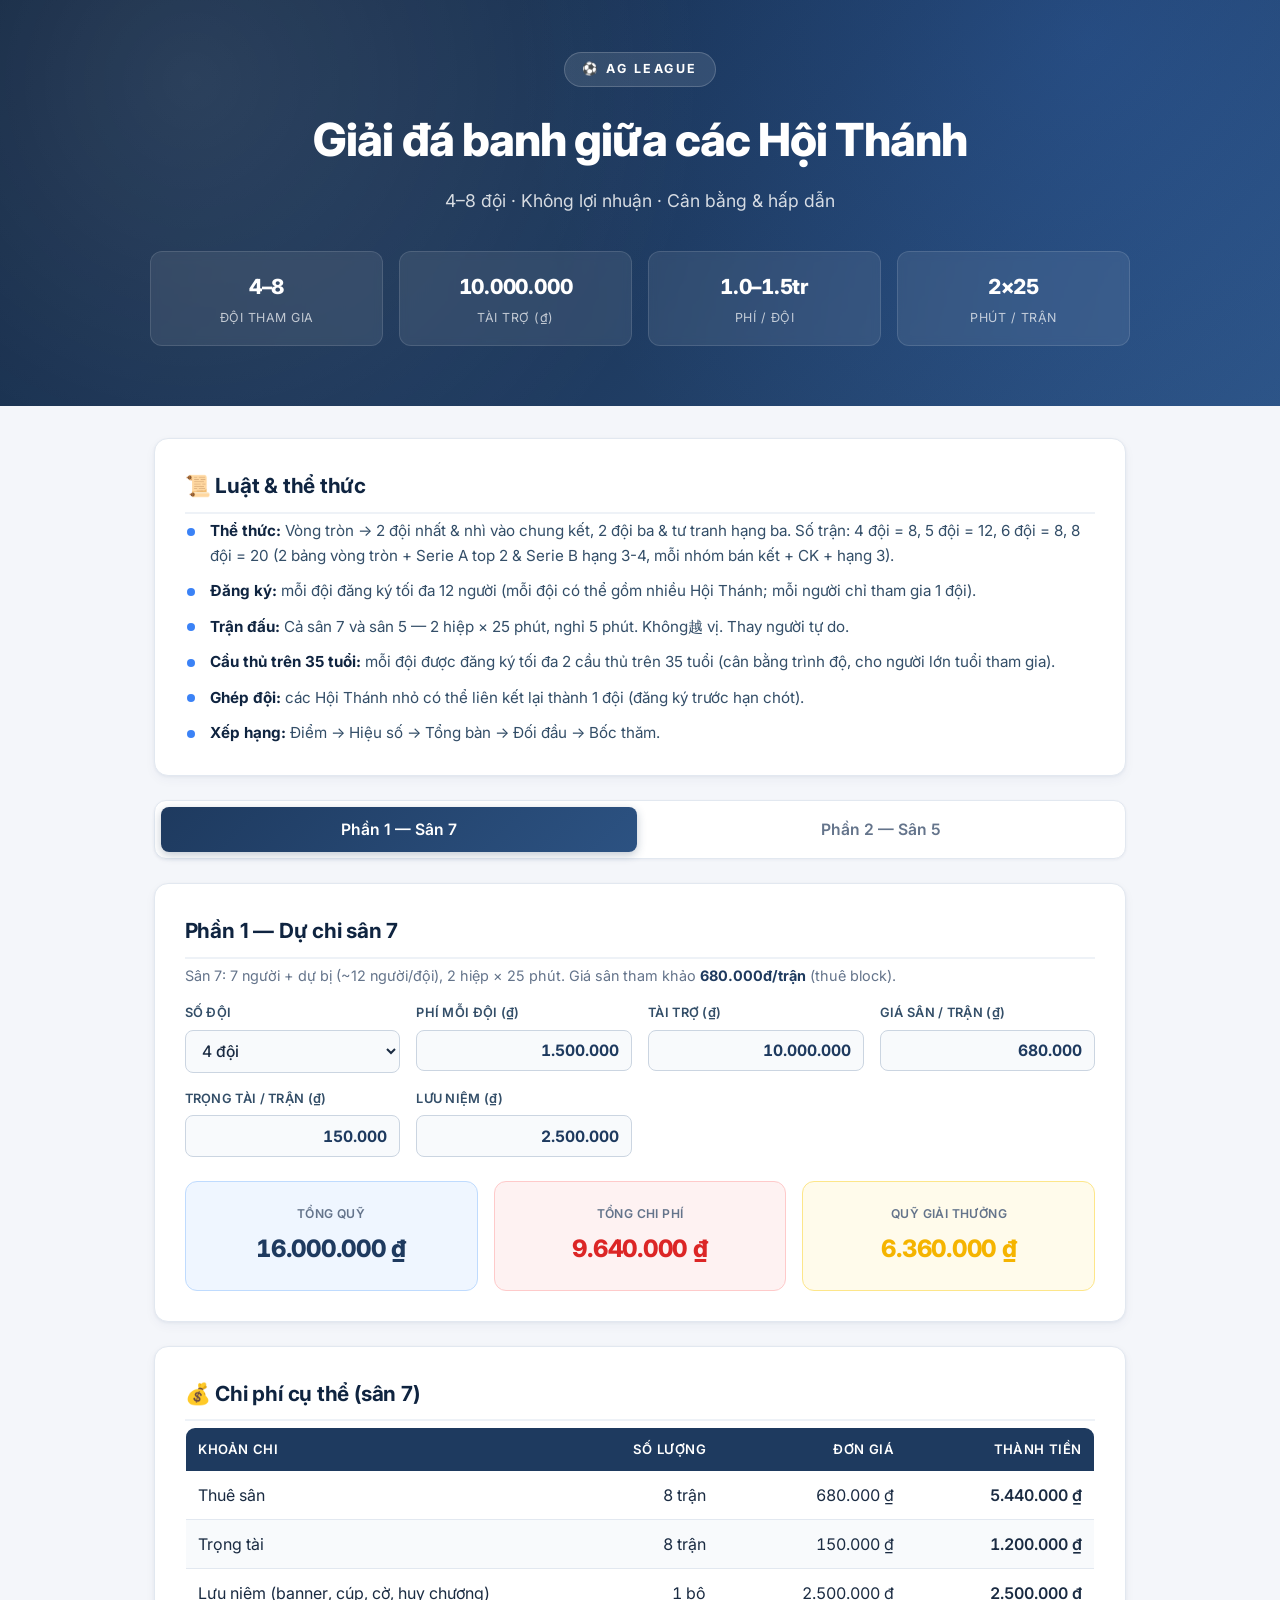
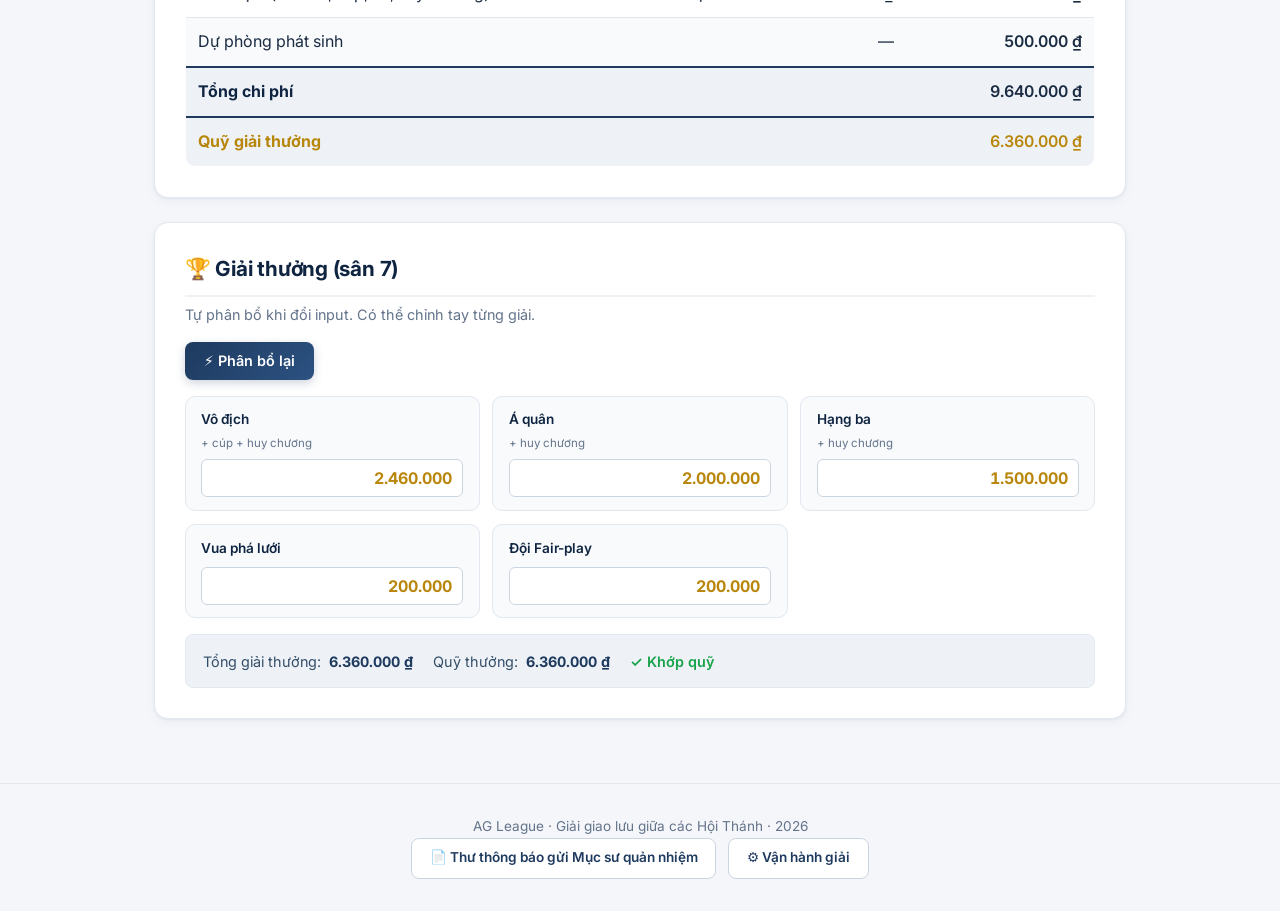
<file: index.html>
<!DOCTYPE html>
<html lang="vi">
<head>
  <meta charset="UTF-8" />
  <meta name="viewport" content="width=device-width, initial-scale=1.0" />
  <title>AG League — Dự chi giải đá banh sân 5 & sân 7</title>
  <meta name="description" content="Dự chi và kế hoạch tổ chức giải đá banh giữa các Hội Thánh — sân 5 & sân 7, 4–6 đội." />
  <link rel="stylesheet" href="styles.css" />
  <link rel="preconnect" href="https://fonts.googleapis.com" />
  <link rel="preconnect" href="https://fonts.gstatic.com" crossorigin />
  <link href="https://fonts.googleapis.com/css2?family=Inter:wght@400;500;600;700;800&display=swap" rel="stylesheet" />
</head>
<body>
  <header class="hero">
    <div class="hero__inner">
      <span class="hero__badge">⚽ AG LEAGUE</span>
      <h1>Giải đá banh giữa các Hội Thánh</h1>
      <p>4–8 đội · Không lợi nhuận · Cân bằng &amp; hấp dẫn</p>
      <div class="hero__stats">
        <div class="stat">
          <span class="stat__num">4–8</span>
          <span class="stat__label">Đội tham gia</span>
        </div>
        <div class="stat">
          <span class="stat__num">10.000.000</span>
          <span class="stat__label">Tài trợ (₫)</span>
        </div>
        <div class="stat">
          <span class="stat__num">1.0–1.5tr</span>
          <span class="stat__label">Phí / đội</span>
        </div>
        <div class="stat">
          <span class="stat__num">2×25</span>
          <span class="stat__label">Phút / trận</span>
        </div>
      </div>
    </div>
  </header>

  <main>
    <!-- Rules (common) -->
    <section class="card">
      <h2>📜 Luật &amp; thể thức</h2>
      <ul class="rules">
        <li><strong>Thể thức:</strong> Vòng tròn → 2 đội nhất &amp; nhì vào chung kết, 2 đội ba &amp; tư tranh hạng ba. Số trận: 4 đội = 8, 5 đội = 12, 6 đội = 8, 8 đội = 20 (2 bảng vòng tròn + Serie A top 2 &amp; Serie B hạng 3-4, mỗi nhóm bán kết + CK + hạng 3).</li>
        <li><strong>Đăng ký:</strong> mỗi đội đăng ký tối đa 12 người (mỗi đội có thể gồm nhiều Hội Thánh; mỗi người chỉ tham gia 1 đội).</li>
        <li><strong>Trận đấu:</strong> Cả sân 7 và sân 5 — 2 hiệp × 25 phút, nghỉ 5 phút. Không越 vị. Thay người tự do.</li>
        <li><strong>Cầu thủ trên 35 tuổi:</strong> mỗi đội được đăng ký tối đa 2 cầu thủ trên 35 tuổi (cân bằng trình độ, cho người lớn tuổi tham gia).</li>
        <li><strong>Ghép đội:</strong> các Hội Thánh nhỏ có thể liên kết lại thành 1 đội (đăng ký trước hạn chót).</li>
        <li><strong>Xếp hạng:</strong> Điểm → Hiệu số → Tổng bàn → Đối đầu → Bốc thăm.</li>
      </ul>
    </section>

    <!-- Tabs -->
    <div class="tabs" role="tablist">
      <button class="tab tab--active" data-tab="p7" role="tab">Phần 1 — Sân 7</button>
      <button class="tab" data-tab="p5" role="tab">Phần 2 — Sân 5</button>
    </div>

    <!-- ===================== PHẦN 1: SÂN 7 ===================== -->
    <div class="tab-panel tab-panel--active" id="p7">
      <section class="card">
        <h2>Phần 1 — Dự chi sân 7</h2>
        <p class="card__hint">Sân 7: 7 người + dự bị (~12 người/đội), 2 hiệp × 25 phút. Giá sân tham khảo <strong>680.000đ/trận</strong> (thuê block).</p>

        <div class="controls">
          <label>
            Số đội
            <select id="teams7">
              <option value="4" selected>4 đội</option>
              <option value="5">5 đội</option>
              <option value="6">6 đội</option>
              <option value="8">8 đội</option>
            </select>
          </label>
          <label>
            Phí mỗi đội (₫)
            <input type="text" inputmode="numeric" id="fee7" value="1500000" />
          </label>
          <label>
            Tài trợ (₫)
            <input type="text" inputmode="numeric" id="sponsor7" value="10000000" />
          </label>
          <label>
            Giá sân / trận (₫)
            <input type="text" inputmode="numeric" id="pitch7" value="680000" />
          </label>
          <label>
            Trọng tài / trận (₫)
            <input type="text" inputmode="numeric" id="ref7" value="150000" />
          </label>
          <label>
            Lưu niệm (₫)
            <input type="text" inputmode="numeric" id="trophy7" value="2500000" />
          </label>
        </div>

        <div class="result-grid">
          <div class="result result--fund">
            <span class="result__label">Tổng quỹ</span>
            <span class="result__value" id="rFund7">0đ</span>
          </div>
          <div class="result result--cost">
            <span class="result__label">Tổng chi phí</span>
            <span class="result__value" id="rCost7">0đ</span>
          </div>
          <div class="result result--prize">
            <span class="result__label">Quỹ giải thưởng</span>
            <span class="result__value" id="rPrize7">0đ</span>
          </div>
        </div>
        <p class="warning" id="warn7" hidden></p>
      </section>

      <section class="card">
        <h2>💰 Chi phí cụ thể (sân 7)</h2>
        <table class="budget-table">
          <thead><tr><th>Khoản chi</th><th>Số lượng</th><th>Đơn giá</th><th>Thành tiền</th></tr></thead>
          <tbody id="body7"></tbody>
          <tfoot>
            <tr><td colspan="3">Tổng chi phí</td><td id="tCost7">0đ</td></tr>
            <tr class="prize-row"><td colspan="3">Quỹ giải thưởng</td><td id="tPrize7">0đ</td></tr>
          </tfoot>
        </table>
      </section>

      <section class="card">
        <h2>🏆 Giải thưởng (sân 7)</h2>
        <p class="card__hint">Tự phân bổ khi đổi input. Có thể chỉnh tay từng giải.</p>
        <button class="auto-btn" data-auto="7">⚡ Phân bổ lại</button>
        <div class="prize-inputs" id="prizeInputs7"></div>
        <div class="prize-summary">
          <span>Tổng giải thưởng: <strong id="prizeSum7">0đ</strong></span>
          <span>Quỹ thưởng: <strong id="prizeFund7">0đ</strong></span>
          <span id="prizeDiff7" class="prize-diff"></span>
        </div>
      </section>
    </div>

    <!-- ===================== PHẦN 2: SÂN 5 ===================== -->
    <div class="tab-panel" id="p5">
      <section class="card">
        <h2>Phần 2 — Dự chi sân 5</h2>
        <p class="card__hint">Sân 5: 5 người + dự bị (~8 người/đội), 2 hiệp × 25 phút. Giá sân tham khảo <strong>400.000đ/trận</strong>. Phù hợp Hội Thánh nhỏ, ít người.</p>

        <div class="controls">
          <label>
            Số đội
            <select id="teams5">
              <option value="4" selected>4 đội</option>
              <option value="5">5 đội</option>
              <option value="6">6 đội</option>
              <option value="8">8 đội</option>
            </select>
          </label>
          <label>
            Phí mỗi đội (₫)
            <input type="text" inputmode="numeric" id="fee5" value="1000000" />
          </label>
          <label>
            Tài trợ (₫)
            <input type="text" inputmode="numeric" id="sponsor5" value="10000000" />
          </label>
          <label>
            Giá sân / trận (₫)
            <input type="text" inputmode="numeric" id="pitch5" value="400000" />
          </label>
          <label>
            Trọng tài / trận (₫)
            <input type="text" inputmode="numeric" id="ref5" value="150000" />
          </label>
          <label>
            Lưu niệm (₫)
            <input type="text" inputmode="numeric" id="trophy5" value="2500000" />
          </label>
        </div>

        <div class="result-grid">
          <div class="result result--fund">
            <span class="result__label">Tổng quỹ</span>
            <span class="result__value" id="rFund5">0đ</span>
          </div>
          <div class="result result--cost">
            <span class="result__label">Tổng chi phí</span>
            <span class="result__value" id="rCost5">0đ</span>
          </div>
          <div class="result result--prize">
            <span class="result__label">Quỹ giải thưởng</span>
            <span class="result__value" id="rPrize5">0đ</span>
          </div>
        </div>
        <p class="warning" id="warn5" hidden></p>
      </section>

      <section class="card">
        <h2>💰 Chi phí cụ thể (sân 5)</h2>
        <table class="budget-table">
          <thead><tr><th>Khoản chi</th><th>Số lượng</th><th>Đơn giá</th><th>Thành tiền</th></tr></thead>
          <tbody id="body5"></tbody>
          <tfoot>
            <tr><td colspan="3">Tổng chi phí</td><td id="tCost5">0đ</td></tr>
            <tr class="prize-row"><td colspan="3">Quỹ giải thưởng</td><td id="tPrize5">0đ</td></tr>
          </tfoot>
        </table>
      </section>

      <section class="card">
        <h2>🏆 Giải thưởng (sân 5 — dư quỹ hơn)</h2>
        <p class="card__hint">Tự phân bổ khi đổi input. Có thể chỉnh tay từng giải.</p>
        <button class="auto-btn" data-auto="5">⚡ Phân bổ lại</button>
        <div class="prize-inputs" id="prizeInputs5"></div>
        <div class="prize-summary">
          <span>Tổng giải thưởng: <strong id="prizeSum5">0đ</strong></span>
          <span>Quỹ thưởng: <strong id="prizeFund5">0đ</strong></span>
          <span id="prizeDiff5" class="prize-diff"></span>
        </div>
      </section>
    </div>

  </main>

  <footer>
    <p>AG League · Giải giao lưu giữa các Hội Thánh · 2026</p>
    <p><a href="thong-bao.html" class="back-link">📄 Thư thông báo gửi Mục sư quản nhiệm</a> &nbsp; <a href="operations.html" class="back-link">⚙️ Vận hành giải</a></p>
  </footer>

  <script src="script.js"></script>
</body>
</html>
</file>
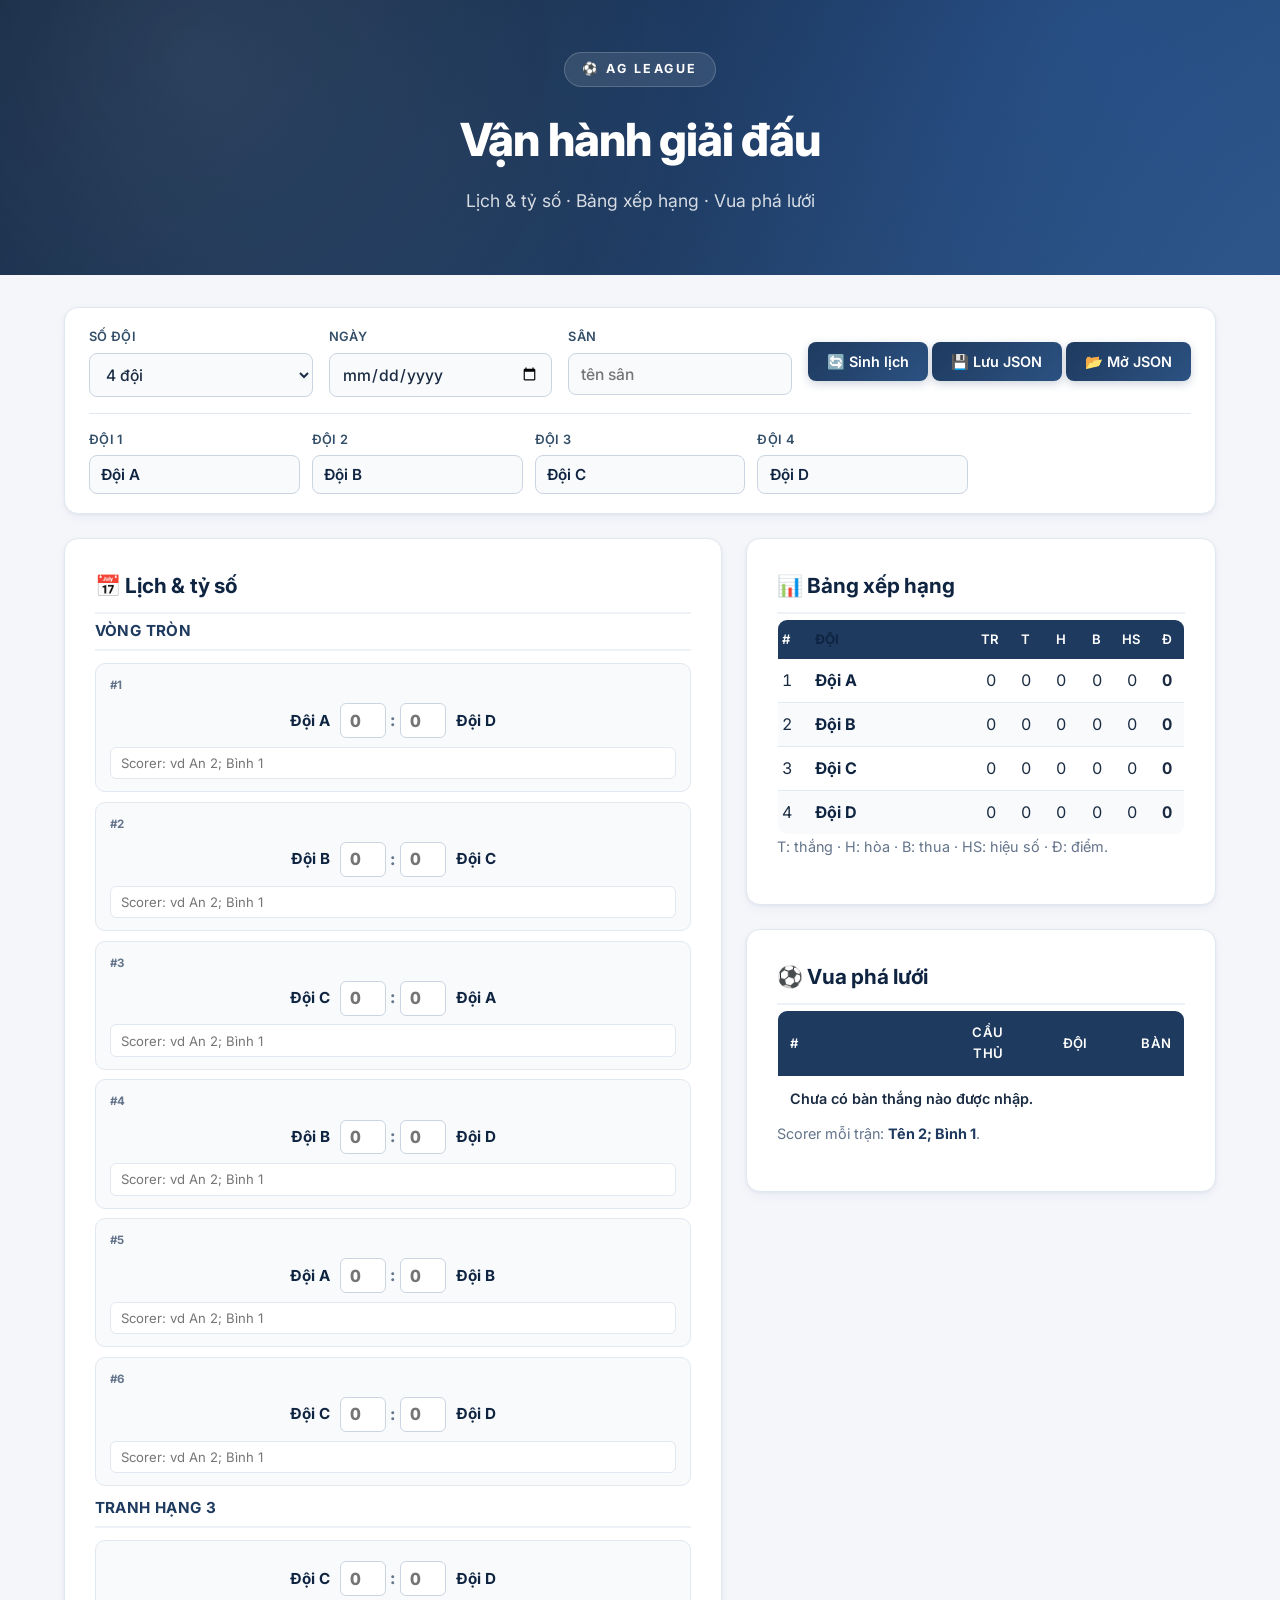
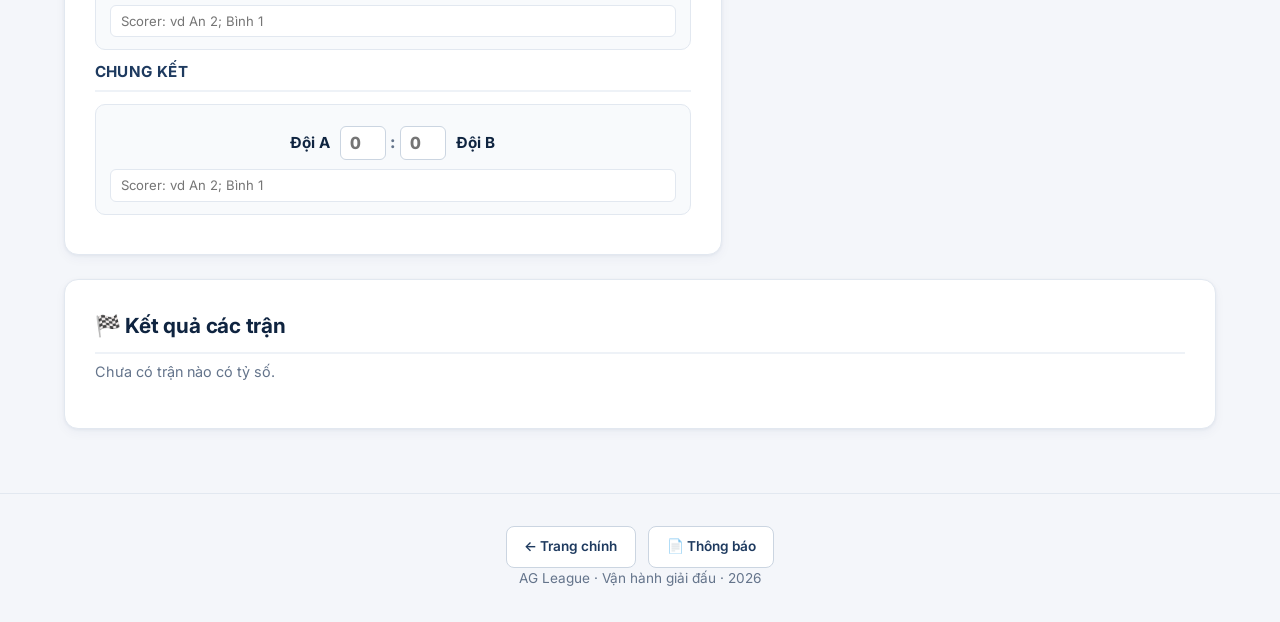
<file: operations.html>
<!DOCTYPE html>
<html lang="vi">
<head>
  <meta charset="UTF-8" />
  <meta name="viewport" content="width=device-width, initial-scale=1.0" />
  <title>Vận hành giải — AG League</title>
  <meta name="description" content="Trang vận hành giải đấu: lịch thi đấu, tỷ số, bảng xếp hạng, vua phá lưới." />
  <link rel="stylesheet" href="styles.css" />
  <link rel="preconnect" href="https://fonts.googleapis.com" />
  <link rel="preconnect" href="https://fonts.gstatic.com" crossorigin />
  <link href="https://fonts.googleapis.com/css2?family=Inter:wght@400;500;600;700;800&display=swap" rel="stylesheet" />
</head>
<body class="ops-page">
  <header class="hero">
    <div class="hero__inner">
      <span class="hero__badge">⚽ AG LEAGUE</span>
      <h1>Vận hành giải đấu</h1>
      <p>Lịch &amp; tỷ số · Bảng xếp hạng · Vua phá lưới</p>
    </div>
  </header>

  <main class="ops-main">
    <!-- Setup (compact) -->
    <section class="card ops-setup">
      <div class="ops-setup__row">
        <div class="controls ops-setup__controls">
          <label>Số đội
            <select id="opsTeams">
              <option value="4" selected>4 đội</option>
              <option value="5">5 đội</option>
              <option value="6">6 đội</option>
              <option value="8">8 đội</option>
            </select>
          </label>
          <label>Ngày
            <input type="date" id="opsDate" />
          </label>
          <label>Sân
            <input type="text" id="opsVenue" placeholder="tên sân" />
          </label>
        </div>
        <div class="ops__actions">
          <button class="auto-btn" id="btnGenerate">🔄 Sinh lịch</button>
          <button class="auto-btn" id="btnExport">💾 Lưu JSON</button>
          <button class="auto-btn" id="btnImport">📂 Mở JSON</button>
          <input type="file" id="fileInput" accept=".json" hidden />
        </div>
      </div>
      <div class="ops-teams" id="teamNames"></div>
    </section>

    <!-- 2-column: schedule | standings+scorers -->
    <div class="ops-grid">
      <section class="card">
        <h2>📅 Lịch &amp; tỷ số</h2>
        <div id="scheduleWrap"></div>
      </section>

      <div class="ops-side">
        <section class="card">
          <h2>📊 Bảng xếp hạng</h2>
          <table class="budget-table ops-stand" id="standingsTable">
            <thead><tr><th>#</th><th>Đội</th><th>Tr</th><th>T</th><th>H</th><th>B</th><th>HS</th><th>Đ</th></tr></thead>
            <tbody></tbody>
          </table>
          <p class="card__hint">T: thắng · H: hòa · B: thua · HS: hiệu số · Đ: điểm.</p>
        </section>

        <section class="card">
          <h2>⚽ Vua phá lưới</h2>
          <table class="budget-table" id="scorersTable">
            <thead><tr><th>#</th><th>Cầu thủ</th><th>Đội</th><th>Bàn</th></tr></thead>
            <tbody></tbody>
          </table>
          <p class="card__hint">Scorer mỗi trận: <strong>Tên 2; Bình 1</strong>.</p>
        </section>
      </div>
    </div>

    <!-- Results full width -->
    <section class="card">
      <h2>🏁 Kết quả các trận</h2>
      <div id="resultsWrap"></div>
    </section>
  </main>

  <footer>
    <p><a href="index.html" class="back-link">← Trang chính</a> &nbsp; <a href="thong-bao.html" class="back-link">📄 Thông báo</a></p>
    <p>AG League · Vận hành giải đấu · 2026</p>
  </footer>

  <script src="ops.js"></script>
</body>
</html>
</file>
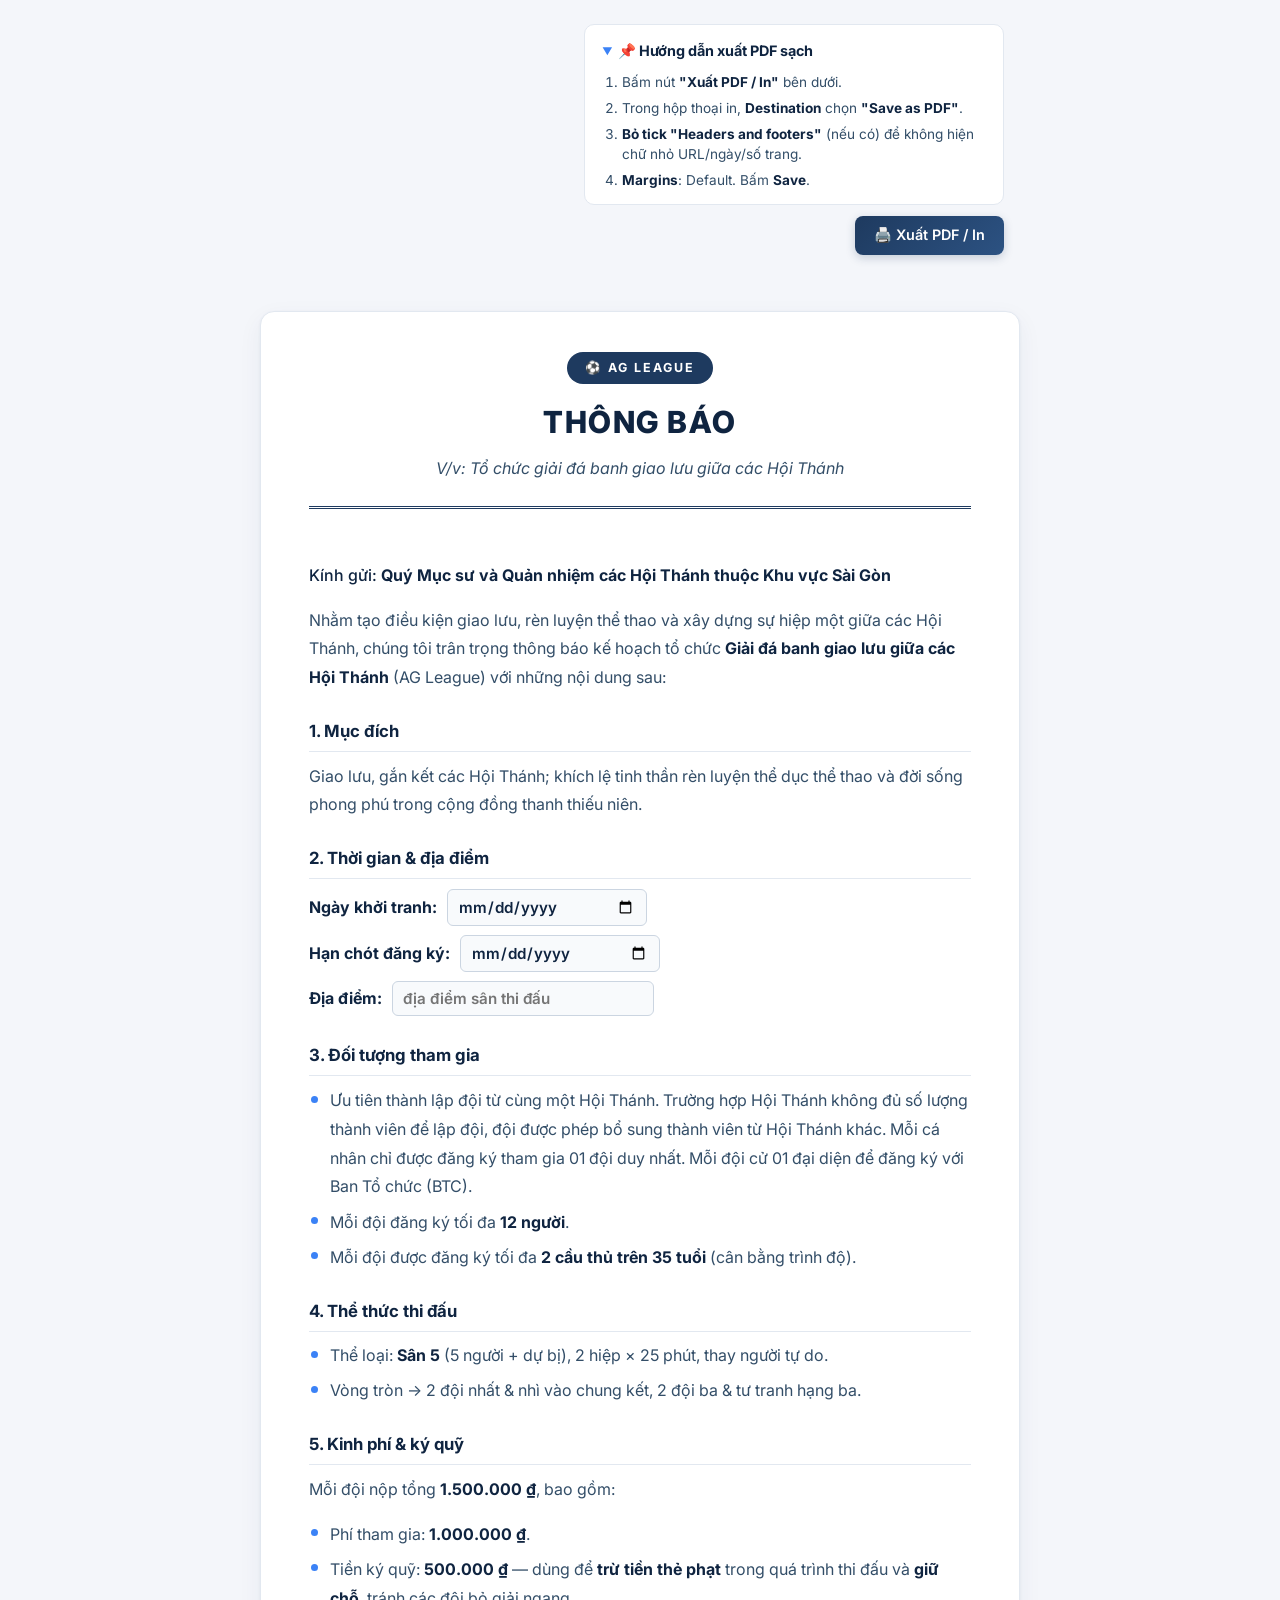
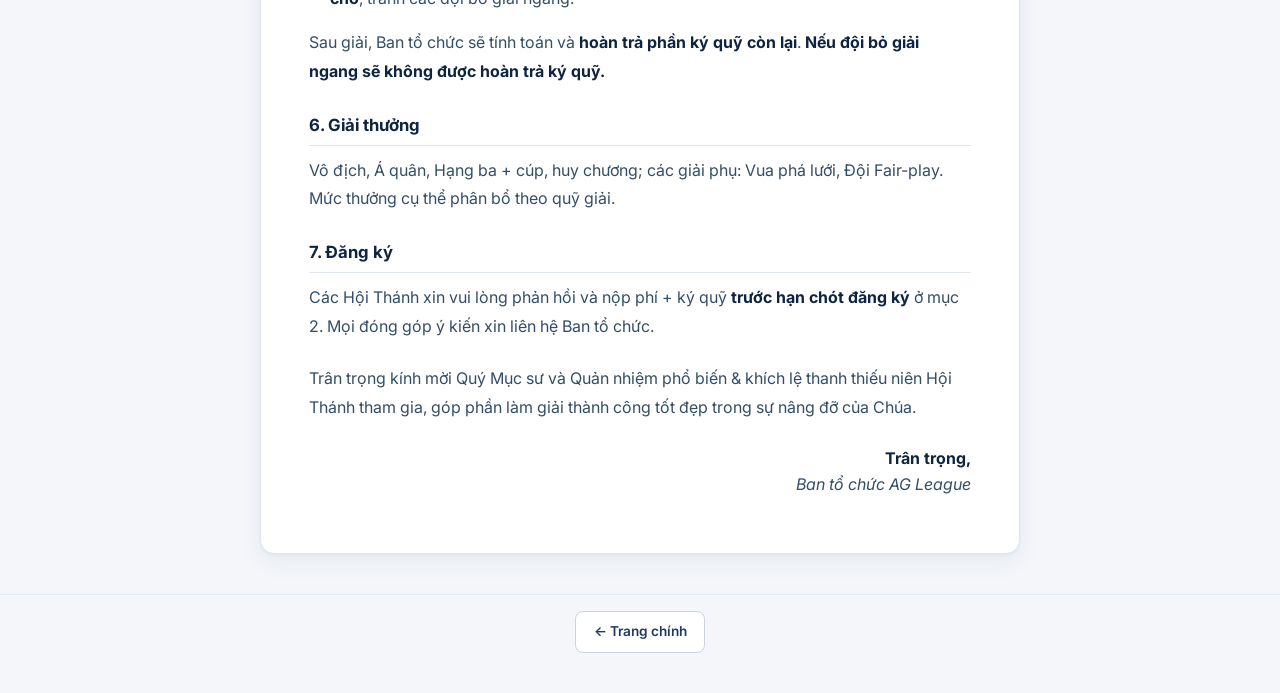
<file: thong-bao.html>
<!DOCTYPE html>
<html lang="vi">
<head>
  <meta charset="UTF-8" />
  <meta name="viewport" content="width=device-width, initial-scale=1.0" />
  <title>Thông báo — Giải đá banh giao lưu giữa các Hội Thánh</title>
  <meta name="description" content="Thông báo mời các Hội Thánh tham gia giải đá banh giao lưu." />
  <link rel="stylesheet" href="styles.css" />
  <link rel="preconnect" href="https://fonts.googleapis.com" />
  <link rel="preconnect" href="https://fonts.gstatic.com" crossorigin />
  <link href="https://fonts.googleapis.com/css2?family=Inter:wght@400;500;600;700;800&display=swap" rel="stylesheet" />
</head>
<body class="letter-page">
  <div class="letter__toolbar">
    <details class="print-help" open>
      <summary>📌 Hướng dẫn xuất PDF sạch</summary>
      <ol>
        <li>Bấm nút <strong>"Xuất PDF / In"</strong> bên dưới.</li>
        <li>Trong hộp thoại in, <strong>Destination</strong> chọn <strong>"Save as PDF"</strong>.</li>
        <li><strong>Bỏ tick "Headers and footers"</strong> (nếu có) để không hiện chữ nhỏ URL/ngày/số trang.</li>
        <li><strong>Margins</strong>: Default. Bấm <strong>Save</strong>.</li>
      </ol>
    </details>
    <button class="auto-btn" onclick="window.print()">🖨️ Xuất PDF / In</button>
  </div>
  <main class="letter">
    <header class="letter__head">
      <span class="hero__badge">⚽ AG LEAGUE</span>
      <h1>THÔNG BÁO</h1>
      <p class="letter__subject">V/v: Tổ chức giải đá banh giao lưu giữa các Hội Thánh</p>
    </header>

    <section class="letter__body">
      <p class="letter__greeting">Kính gửi: <strong>Quý Mục sư và Quản nhiệm các Hội Thánh thuộc Khu vực Sài Gòn</strong></p>

      <p>Nhằm tạo điều kiện giao lưu, rèn luyện thể thao và xây dựng sự hiệp một giữa các Hội Thánh, chúng tôi trân trọng thông báo kế hoạch tổ chức <strong>Giải đá banh giao lưu giữa các Hội Thánh</strong> (AG League) với những nội dung sau:</p>

      <h2 class="letter__h2">1. Mục đích</h2>
      <p>Giao lưu, gắn kết các Hội Thánh; khích lệ tinh thần rèn luyện thể dục thể thao và đời sống phong phú trong cộng đồng thanh thiếu niên.</p>

      <h2 class="letter__h2">2. Thời gian &amp; địa điểm</h2>
      <ul class="input-list">
        <li><label><strong>Ngày khởi tranh:</strong> <input type="date" id="startDate" /></label></li>
        <li><label><strong>Hạn chót đăng ký:</strong> <input type="date" id="regDeadline" /></label></li>
        <li><label><strong>Địa điểm:</strong> <input type="text" id="venue" placeholder="địa điểm sân thi đấu" /></label></li>
      </ul>

      <h2 class="letter__h2">3. Đối tượng tham gia</h2>
      <ul>
        <li>Ưu tiên thành lập đội từ cùng một Hội Thánh. Trường hợp Hội Thánh không đủ số lượng thành viên để lập đội, đội được phép bổ sung thành viên từ Hội Thánh khác. Mỗi cá nhân chỉ được đăng ký tham gia 01 đội duy nhất. Mỗi đội cử 01 đại diện để đăng ký với Ban Tổ chức (BTC).</li>
        <li>Mỗi đội đăng ký tối đa <strong>12 người</strong>.</li>
        <li>Mỗi đội được đăng ký tối đa <strong>2 cầu thủ trên 35 tuổi</strong> (cân bằng trình độ).</li>
      </ul>

      <h2 class="letter__h2">4. Thể thức thi đấu</h2>
      <ul>
        <li>Thể loại: <strong>Sân 5</strong> (5 người + dự bị), 2 hiệp × 25 phút, thay người tự do.</li>
        <li>Vòng tròn → 2 đội nhất &amp; nhì vào chung kết, 2 đội ba &amp; tư tranh hạng ba.</li>
      </ul>

      <h2 class="letter__h2">5. Kinh phí &amp; ký quỹ</h2>
      <p>Mỗi đội nộp tổng <strong>1.500.000 ₫</strong>, bao gồm:</p>
      <ul>
        <li>Phí tham gia: <strong>1.000.000 ₫</strong>.</li>
        <li>Tiền ký quỹ: <strong>500.000 ₫</strong> — dùng để <strong>trừ tiền thẻ phạt</strong> trong quá trình thi đấu và <strong>giữ chỗ</strong>, tránh các đội bỏ giải ngang.</li>
      </ul>
      <p>Sau giải, Ban tổ chức sẽ tính toán và <strong>hoàn trả phần ký quỹ còn lại</strong>. <strong>Nếu đội bỏ giải ngang sẽ không được hoàn trả ký quỹ.</strong></p>

      <h2 class="letter__h2">6. Giải thưởng</h2>
      <p>Vô địch, Á quân, Hạng ba + cúp, huy chương; các giải phụ: Vua phá lưới, Đội Fair-play. Mức thưởng cụ thể phân bổ theo quỹ giải.</p>

      <h2 class="letter__h2">7. Đăng ký</h2>
      <p>Các Hội Thánh xin vui lòng phản hồi và nộp phí + ký quỹ <strong>trước hạn chót đăng ký</strong> ở mục 2. Mọi đóng góp ý kiến xin liên hệ Ban tổ chức.</p>

      <p class="letter__closing">Trân trọng kính mời Quý Mục sư và Quản nhiệm phổ biến &amp; khích lệ thanh thiếu niên Hội Thánh tham gia, góp phần làm giải thành công tốt đẹp trong sự nâng đỡ của Chúa.</p>

      <p class="letter__sign">
        <strong>Trân trọng,</strong><br />
        <em>Ban tổ chức AG League</em>
      </p>
    </section>
  </main>

  <footer class="letter__foot">
    <a href="index.html" class="back-link">← Trang chính</a>
  </footer>
</body>
</html>
</file>
<file: styles.css>
:root {
  /* Navy palette */
  --navy: #1e3a5f;
  --navy-dark: #0f2440;
  --navy-light: #2c5282;
  --accent: #3b82f6;
  --accent-light: #60a5fa;

  /* Light theme */
  --bg: #f4f6fa;
  --bg2: #eef2f7;
  --card: #ffffff;
  --card2: #f8fafc;
  --text: #1a2b42;
  --text-soft: #334e68;
  --muted: #64748b;
  --border: #e2e8f0;
  --border-strong: #cbd5e1;

  /* Semantic */
  --gold: #b8860b;
  --gold-soft: #fbbf24;
  --silver: #64748b;
  --bronze: #b45309;
  --danger: #dc2626;
  --danger-soft: #fef2f2;
  --ok: #16a34a;
  --ok-soft: #f0fdf4;
}

* { box-sizing: border-box; margin: 0; padding: 0; }

body {
  font-family: 'Inter', -apple-system, system-ui, sans-serif;
  background: var(--bg);
  color: var(--text);
  line-height: 1.6;
  -webkit-font-smoothing: antialiased;
  overflow-x: hidden;
}

/* ===== Hero ===== */
.hero {
  background: linear-gradient(135deg, var(--navy-dark) 0%, var(--navy) 55%, var(--navy-light) 100%);
  padding: 3.25rem 1.5rem 3.75rem;
  text-align: center;
  position: relative;
  overflow: hidden;
}
.hero::before {
  content: '';
  position: absolute; inset: 0;
  background:
    radial-gradient(circle at 15% 20%, rgba(255,255,255,.10), transparent 45%),
    radial-gradient(circle at 85% 10%, rgba(59,130,246,.18), transparent 50%);
}
.hero__inner { position: relative; max-width: 980px; margin: 0 auto; }
.hero__badge {
  display: inline-flex;
  align-items: center;
  gap: .4rem;
  background: rgba(255,255,255,.10);
  border: 1px solid rgba(255,255,255,.18);
  color: #fff;
  font-weight: 700;
  letter-spacing: 2.5px;
  padding: .4rem 1.1rem;
  border-radius: 999px;
  font-size: .78rem;
  margin-bottom: 1.1rem;
  text-transform: uppercase;
}
.hero h1 {
  font-size: clamp(1.9rem, 4vw, 2.85rem);
  font-weight: 800;
  color: #fff;
  letter-spacing: -.02em;
}
.hero p { color: rgba(255,255,255,.82); font-size: 1.1rem; margin-top: .6rem; font-weight: 400; }

.hero__stats {
  display: grid;
  grid-template-columns: repeat(4, 1fr);
  gap: 1rem;
  margin-top: 2.25rem;
}
.stat {
  background: rgba(255,255,255,.08);
  border: 1px solid rgba(255,255,255,.12);
  border-radius: 12px;
  padding: 1.1rem .5rem;
  backdrop-filter: blur(4px);
}
.stat__num {
  display: block;
  font-size: 1.3rem;
  font-weight: 800;
  color: #fff;
  font-variant-numeric: tabular-nums;
  letter-spacing: -.01em;
}
.stat__label {
  display: block;
  font-size: .78rem;
  color: rgba(255,255,255,.7);
  margin-top: .3rem;
  text-transform: uppercase;
  letter-spacing: .5px;
}

/* ===== Layout ===== */
main {
  max-width: 1020px;
  margin: 0 auto;
  padding: 2rem 1.5rem 4rem;
  display: grid;
  grid-template-columns: minmax(0, 1fr);
  gap: 1.5rem;
}

/* ===== Compare section ===== */
.compare__grid {
  display: grid;
  grid-template-columns: 1fr 1fr;
  gap: 1rem;
  margin-bottom: 1rem;
}
.compare__col {
  background: var(--card2);
  border: 1px solid var(--border);
  border-top: 3px solid;
  border-radius: 10px;
  padding: 1.1rem 1.2rem;
}
.compare__col--p5 { border-top-color: var(--accent); }
.compare__col--p7 { border-top-color: var(--navy); }
.compare__col h3 {
  font-size: 1.1rem;
  color: var(--navy-dark);
  margin-bottom: .65rem;
  font-weight: 700;
}
.compare__list { list-style: none; display: grid; gap: .55rem; }
.compare__list li {
  font-size: .9rem;
  color: var(--text-soft);
  line-height: 1.5;
  padding-left: 0;
}
.compare__list .pro { color: var(--ok); margin-right: .25rem; }
.compare__list .con { color: var(--danger); margin-right: .25rem; }
.compare__list .pro-group { display: block; }
.compare__list .con-group { display: block; margin-top: .35rem; }
.sub-list {
  list-style: none;
  margin-top: .4rem;
  padding-left: 0;
  display: grid;
  gap: .4rem;
}
.sub-list li {
  position: relative;
  padding-left: 1rem;
  font-size: .88rem;
  color: var(--text-soft);
  line-height: 1.45;
}
.sub-list li::before {
  content: '';
  position: absolute;
  left: 0;
  top: .55rem;
  width: 6px;
  height: 6px;
  border-radius: 50%;
  background: var(--ok);
}
.compare__note {
  background: linear-gradient(135deg, #eff6ff, #f0fdf4);
  border: 1px solid #bfdbfe;
  border-left: 4px solid var(--navy);
  border-radius: 8px;
  padding: 1rem 1.2rem;
  font-size: .94rem;
  color: var(--text-soft);
  line-height: 1.55;
}
.compare__note strong { color: var(--navy-dark); }

/* ===== Tabs ===== */
.tabs {
  display: flex;
  gap: .4rem;
  background: var(--card);
  border: 1px solid var(--border);
  border-radius: 12px;
  padding: .4rem;
  box-shadow: 0 1px 3px rgba(30,58,95,.06);
}
.tab {
  flex: 1;
  background: transparent;
  border: none;
  color: var(--muted);
  padding: .8rem 1rem;
  border-radius: 8px;
  font-size: .98rem;
  font-weight: 600;
  font-family: inherit;
  cursor: pointer;
  transition: all .2s ease;
}
.tab:hover { color: var(--navy); background: var(--bg2); }
.tab--active {
  background: linear-gradient(135deg, var(--navy), var(--navy-light));
  color: #fff;
  box-shadow: 0 3px 10px rgba(30,58,95,.28);
}
.tab-panel { display: none; }
.tab-panel--active { display: grid; grid-template-columns: minmax(0, 1fr); gap: 1.5rem; }

/* ===== Card ===== */
.card {
  background: var(--card);
  border: 1px solid var(--border);
  border-radius: 14px;
  padding: 1.85rem;
  box-shadow: 0 1px 3px rgba(30,58,95,.06), 0 4px 12px rgba(30,58,95,.04);
  min-width: 0;
}
.card h2 {
  font-size: 1.3rem;
  margin-bottom: .35rem;
  color: var(--navy-dark);
  font-weight: 700;
  padding-bottom: .6rem;
  border-bottom: 2px solid var(--bg2);
  letter-spacing: -.01em;
}
.card__hint { color: var(--muted); font-size: .9rem; margin-bottom: 1rem; }
.card__hint strong { color: var(--navy); }

/* ===== Controls ===== */
.controls {
  display: grid;
  grid-template-columns: repeat(auto-fit, minmax(170px, 1fr));
  gap: 1rem;
  margin-bottom: 1.5rem;
}
.controls label {
  display: flex;
  flex-direction: column;
  gap: .35rem;
  font-size: .8rem;
  color: var(--text-soft);
  font-weight: 600;
  text-transform: uppercase;
  letter-spacing: .3px;
}
.controls input, .controls select {
  background: var(--card2);
  border: 1px solid var(--border-strong);
  color: var(--text);
  padding: .65rem .75rem;
  border-radius: 8px;
  font-size: .98rem;
  font-family: inherit;
  font-variant-numeric: tabular-nums;
  font-weight: 500;
  transition: border-color .15s, box-shadow .15s;
}
.controls input[inputmode="numeric"] { text-align: right; font-weight: 700; color: var(--navy); }
.controls input:focus, .controls select:focus {
  outline: none;
  border-color: var(--accent);
  box-shadow: 0 0 0 3px rgba(59,130,246,.15);
}

/* ===== Results ===== */
.result-grid {
  display: grid;
  grid-template-columns: repeat(3, 1fr);
  gap: 1rem;
}
.result {
  border-radius: 12px;
  padding: 1.35rem 1rem;
  text-align: center;
  border: 1px solid;
}
.result--fund { background: #eff6ff; border-color: #bfdbfe; }
.result--cost { background: #fef2f2; border-color: #fecaca; }
.result--prize { background: #fffbeb; border-color: #fde68a; }
.result__label {
  display: block;
  font-size: .76rem;
  color: var(--muted);
  margin-bottom: .45rem;
  text-transform: uppercase;
  letter-spacing: .4px;
  font-weight: 600;
}
.result__value {
  display: block;
  font-size: 1.5rem;
  font-weight: 800;
  font-variant-numeric: tabular-nums;
  letter-spacing: -.01em;
}
.result--fund .result__value { color: var(--navy); }
.result--cost .result__value { color: var(--danger); }
.result--prize .result__value { color: var(--gold); }

.warning {
  margin-top: 1rem;
  padding: .8rem 1rem;
  background: var(--danger-soft);
  border: 1px solid #fecaca;
  border-radius: 8px;
  color: #b91c1c;
  font-size: .9rem;
  font-weight: 500;
}

/* ===== Tables ===== */
table { width: 100%; border-collapse: collapse; }
.budget-table {
  width: 100%;
  background: var(--card);
  border: 1px solid var(--border);
  border-radius: 10px;
  overflow: hidden;
  table-layout: fixed;
}
.budget-table th, .budget-table td {
  padding: .7rem .8rem;
  text-align: right;
  border-bottom: 1px solid var(--border);
  font-variant-numeric: tabular-nums;
  word-break: break-word;
  overflow-wrap: anywhere;
}
/* Cột Khoản chi rộng hơn */
.budget-table th:first-child, .budget-table td:first-child {
  text-align: left;
  width: 38%;
}
.budget-table thead th {
  background: var(--navy);
  color: #fff;
  font-size: .82rem;
  font-weight: 600;
  text-transform: uppercase;
  letter-spacing: .4px;
  border-bottom: none;
}
.budget-table tbody tr:nth-child(even) { background: var(--card2); }
.budget-table tbody tr:last-child td { border-bottom: none; }
.budget-table tfoot td {
  font-weight: 700;
  border-top: 2px solid var(--navy);
  background: var(--bg2);
  color: var(--navy-dark);
}
.budget-table tfoot td:last-child, .budget-table tbody td:last-child { color: var(--text); font-weight: 600; }
.prize-row td { color: var(--gold) !important; }
.prize-row td:last-child { color: var(--gold) !important; font-weight: 800; }

/* ===== Prizes ===== */
.prizes {
  display: grid;
  grid-template-columns: repeat(auto-fill, minmax(140px, 1fr));
  gap: .85rem;
}

/* ===== Auto button ===== */
.auto-btn {
  background: linear-gradient(135deg, var(--navy), var(--navy-light));
  color: #fff;
  border: none;
  padding: .65rem 1.2rem;
  border-radius: 8px;
  font-size: .9rem;
  font-weight: 600;
  font-family: inherit;
  cursor: pointer;
  margin-bottom: 1rem;
  box-shadow: 0 3px 10px rgba(30,58,95,.22);
  transition: transform .15s, box-shadow .15s;
}
.auto-btn:hover {
  transform: translateY(-1px);
  box-shadow: 0 5px 14px rgba(30,58,95,.3);
}
.auto-btn:active { transform: translateY(0); }

/* ===== Prize inputs ===== */
.prize-inputs {
  display: grid;
  grid-template-columns: repeat(auto-fill, minmax(220px, 1fr));
  gap: .8rem;
}
.prize-input {
  background: var(--card2);
  border: 1px solid var(--border);
  border-radius: 10px;
  padding: .8rem .95rem;
  display: flex;
  flex-direction: column;
  gap: .45rem;
  transition: border-color .15s;
}
.prize-input:focus-within { border-color: var(--accent); }
.prize-input label {
  display: flex;
  flex-direction: column;
  gap: .15rem;
  font-size: .85rem;
}
.prize-input__name { font-weight: 600; color: var(--navy-dark); }
.prize-input small { color: var(--muted); font-size: .72rem; }
.prize-input input {
  background: var(--card);
  border: 1px solid var(--border-strong);
  color: var(--gold);
  font-weight: 700;
  padding: .5rem .65rem;
  border-radius: 6px;
  font-size: 1rem;
  font-family: inherit;
  text-align: right;
  font-variant-numeric: tabular-nums;
}
.prize-input input:focus { outline: none; border-color: var(--accent); box-shadow: 0 0 0 3px rgba(59,130,246,.15); }
/* Ẩn giải chỉ-8-đội khi không phải 8 đội */
.hide-only8 .prize-input--only8 { display: none; }

/* ===== Prize summary ===== */
.prize-summary {
  margin-top: 1rem;
  display: flex;
  flex-wrap: wrap;
  gap: 1.25rem;
  padding: .9rem 1.1rem;
  background: var(--bg2);
  border-radius: 8px;
  border: 1px solid var(--border);
  font-size: .9rem;
  color: var(--text-soft);
  align-items: center;
}
.prize-summary strong { color: var(--navy); margin-left: .25rem; font-variant-numeric: tabular-nums; }
.prize-diff { font-weight: 600; }

/* ===== Prize cards (legacy, nếu còn) ===== */
.prize {
  background: var(--card2);
  border: 1px solid var(--border);
  border-radius: 12px;
  padding: 1rem;
  text-align: center;
}
.prize span { display: block; font-size: .85rem; color: var(--muted); }
.prize strong { display: block; font-size: 1.1rem; margin: .35rem 0; color: var(--navy); }
.prize small { color: var(--muted); font-size: .75rem; }
.prize--gold { border-color: var(--gold-soft); background: linear-gradient(180deg, #fffbeb, transparent); }
.prize--gold strong { color: var(--gold); }
.prize--silver strong { color: var(--silver); }
.prize--bronze strong { color: var(--bronze); }

/* ===== Rules ===== */
.rules { list-style: none; display: grid; gap: .7rem; }
.rules li {
  padding-left: 1.6rem;
  position: relative;
  color: var(--text-soft);
  font-size: .95rem;
}
.rules li::before {
  content: '';
  position: absolute;
  left: .15rem;
  top: .55rem;
  width: 8px;
  height: 8px;
  border-radius: 50%;
  background: var(--accent);
}
.rules strong { color: var(--navy-dark); }

/* ===== Footer ===== */
footer {
  text-align: center;
  padding: 2rem 1rem;
  color: var(--muted);
  font-size: .85rem;
  border-top: 1px solid var(--border);
}

/* ===== Letter page (thông báo) ===== */
.letter-page {
  background: var(--bg);
  min-height: 100vh;
}
.letter__toolbar {
  max-width: 760px;
  margin: 1.5rem auto 0;
  text-align: right;
  padding: 0 1rem;
  display: flex;
  flex-direction: column;
  align-items: flex-end;
  gap: .65rem;
}
.print-help {
  background: var(--card);
  border: 1px solid var(--border);
  border-radius: 10px;
  padding: .85rem 1.1rem;
  max-width: 420px;
  text-align: left;
}
.print-help summary {
  cursor: pointer;
  font-weight: 700;
  color: var(--navy-dark);
  font-size: .9rem;
}
.print-help summary::marker { color: var(--accent); }
.print-help ol {
  margin: .65rem 0 0;
  padding-left: 1.2rem;
  font-size: .85rem;
  color: var(--text-soft);
  display: grid;
  gap: .35rem;
  line-height: 1.5;
}
.print-help strong { color: var(--navy-dark); }
.letter {
  max-width: 760px;
  margin: 2.5rem auto;
  background: var(--card);
  border: 1px solid var(--border);
  border-radius: 14px;
  box-shadow: 0 1px 3px rgba(30,58,95,.06), 0 8px 24px rgba(30,58,95,.06);
  padding: 2.5rem 3rem;
}
.letter__head {
  text-align: center;
  border-bottom: 3px double var(--navy);
  padding-bottom: 1.5rem;
  margin-bottom: 1.75rem;
}
.letter__head .hero__badge {
  background: var(--navy);
  border: none;
  margin-bottom: .85rem;
  letter-spacing: 2px;
}
.letter__head h1 {
  font-size: 1.9rem;
  font-weight: 800;
  color: var(--navy-dark);
  letter-spacing: .05em;
}
.letter__subject {
  font-size: 1rem;
  color: var(--text-soft);
  margin-top: .6rem;
  font-style: italic;
}
.letter__body { color: var(--text-soft); font-size: 1rem; line-height: 1.8; }
.letter__body p { margin-bottom: 1rem; }
.letter__greeting { font-weight: 500; color: var(--navy-dark); }
.letter__h2 {
  font-size: 1.05rem;
  color: var(--navy-dark);
  margin: 1.5rem 0 .6rem;
  font-weight: 700;
  padding-bottom: .3rem;
  border-bottom: 1px solid var(--border);
}
.letter__body ul { list-style: none; padding-left: 0; margin-bottom: 1rem; display: grid; gap: .4rem; }
.letter__body ul li {
  position: relative;
  padding-left: 1.3rem;
}
.letter__body ul li::before {
  content: '';
  position: absolute;
  left: .15rem; top: .6rem;
  width: 7px; height: 7px;
  border-radius: 50%;
  background: var(--accent);
}
/* Input list (ngày/tháng/địa điểm) — không bullet */
.letter__body .input-list { gap: .55rem; }
.letter__body .input-list li { padding-left: 0; }
.letter__body .input-list li::before { display: none; }
.letter__body .input-list label {
  display: inline-flex;
  align-items: center;
  gap: .6rem;
  flex-wrap: wrap;
  color: var(--text);
}
.letter__body .input-list input {
  background: var(--card2);
  border: 1px solid var(--border-strong);
  color: var(--navy-dark);
  font-family: inherit;
  font-size: .95rem;
  padding: .45rem .65rem;
  border-radius: 6px;
  font-weight: 600;
  min-width: 200px;
}
.letter__body .input-list input:focus {
  outline: none;
  border-color: var(--accent);
  box-shadow: 0 0 0 3px rgba(59,130,246,.15);
}
.letter__body strong { color: var(--navy-dark); }
.letter__body a { color: var(--accent); text-decoration: none; font-weight: 600; }
.letter__body a:hover { text-decoration: underline; }
.letter__closing { margin-top: 1.5rem; }
.letter__sign {
  margin-top: 1.5rem;
  text-align: right;
  color: var(--navy-dark);
  line-height: 1.6;
}
.letter__sign em { color: var(--text-soft); font-style: italic; }
.letter__foot {
  text-align: center;
  padding: 1rem 1rem 2.5rem;
}
.back-link {
  display: inline-block;
  color: var(--navy);
  font-weight: 600;
  text-decoration: none;
  padding: .55rem 1.1rem;
  border: 1px solid var(--border-strong);
  border-radius: 8px;
  background: var(--card);
  transition: all .15s;
}
.back-link:hover { background: var(--navy); color: #fff; border-color: var(--navy); }

@media (max-width: 640px) {
  .letter { padding: 1.75rem 1.4rem; margin: 1rem; }
  .letter__head h1 { font-size: 1.5rem; }
}

/* ===== Banner page ===== */
.banner-page { background: var(--bg); min-height: 100vh; }
.banner-wrap {
  max-width: 900px;
  margin: 2rem auto;
  padding: 0 1.5rem 2rem;
  display: grid;
  gap: 1.5rem;
}
.banner-controls {
  background: var(--card);
  border: 1px solid var(--border);
  border-radius: 12px;
  padding: 1.25rem 1.5rem;
}
.banner-controls h2 { font-size: 1.05rem; color: var(--navy-dark); margin-bottom: .85rem; }
.banner-controls .controls {
  display: grid;
  grid-template-columns: repeat(auto-fit, minmax(180px, 1fr));
  gap: .85rem;
  margin-bottom: .5rem;
}
.banner-controls .controls label {
  display: flex; flex-direction: column; gap: .3rem;
  font-size: .8rem; color: var(--text-soft); font-weight: 600;
  text-transform: uppercase; letter-spacing: .3px;
}
.banner-controls .controls input {
  background: var(--card2);
  border: 1px solid var(--border-strong);
  color: var(--navy-dark);
  padding: .55rem .7rem;
  border-radius: 8px;
  font-family: inherit;
  font-size: .92rem;
  font-weight: 600;
}
.banner-controls .controls input:focus {
  outline: none; border-color: var(--accent);
  box-shadow: 0 0 0 3px rgba(59,130,246,.15);
}

/* Banner itself */
.banner {
  position: relative;
  overflow: hidden;
  background:
    radial-gradient(circle at 15% 15%, rgba(59,130,246,.25), transparent 45%),
    radial-gradient(circle at 85% 85%, rgba(245,180,0,.18), transparent 50%),
    linear-gradient(135deg, var(--navy-dark) 0%, var(--navy) 60%, var(--navy-light) 100%);
  color: #fff;
  border-radius: 18px;
  padding: 2.25rem 2.5rem;
  text-align: center;
  box-shadow: 0 10px 40px rgba(15,36,64,.4);
  border: 2px solid rgba(255,255,255,.12);
}
/* Hình trang trí */
.banner__deco { position: absolute; pointer-events: none; }
.banner__deco--ball {
  top: -30px; right: -30px;
  width: 180px; height: 180px;
  opacity: .12;
  transform: rotate(15deg);
}
.banner__deco--pitch {
  bottom: -20px; left: -10px;
  width: 60%; height: 60%;
  opacity: .5;
}
.banner > *:not(.banner__deco) { position: relative; z-index: 1; }
/* Icon cúp */
.banner__cup { width: 30px; height: 30px; display: block; margin: 0 auto .35rem; }
.banner__top {
  display: flex; justify-content: space-between; align-items: center;
  padding-bottom: .85rem; border-bottom: 1px solid rgba(255,255,255,.18);
}
.banner__badge {
  background: rgba(255,255,255,.12);
  border: 1px solid rgba(255,255,255,.2);
  color: #fff;
  font-weight: 800; letter-spacing: 2px;
  padding: .3rem .85rem; border-radius: 999px; font-size: .75rem;
}
.banner__org {
  font-size: .85rem; font-weight: 600; letter-spacing: 1px;
  color: rgba(255,255,255,.85);
}
.banner__title {
  font-size: clamp(2rem, 6vw, 3.4rem);
  font-weight: 900; line-height: 1.05;
  margin: 1.5rem 0 1.1rem;
  letter-spacing: .02em;
  text-shadow: 0 4px 20px rgba(0,0,0,.3);
}
.banner__strip {
  display: flex; justify-content: center; flex-wrap: wrap; gap: .6rem;
  margin-bottom: 1.5rem;
}
.banner__strip span {
  background: rgba(255,255,255,.10);
  border: 1px solid rgba(255,255,255,.18);
  padding: .45rem .9rem; border-radius: 999px;
  font-size: .85rem; font-weight: 600;
}
.banner__info {
  background: rgba(0,0,0,.18);
  border-radius: 12px;
  padding: .85rem 1.1rem;
  margin-bottom: 1.5rem;
  display: grid; gap: .5rem;
  text-align: left;
  max-width: 480px; margin-left: auto; margin-right: auto;
}
.banner__row {
  display: flex; justify-content: space-between; gap: 1rem;
  font-size: .95rem;
}
.banner__k { color: rgba(255,255,255,.7); }
.banner__v { font-weight: 700; }

.banner__prizes {
  display: grid;
  grid-template-columns: repeat(5, 1fr);
  gap: .6rem;
  margin-bottom: 1.5rem;
}
.banner__prize {
  background: rgba(255,255,255,.08);
  border: 1px solid rgba(255,255,255,.15);
  border-radius: 10px;
  padding: .75rem .4rem;
  font-size: .8rem; font-weight: 700;
  line-height: 1.3;
}
.banner__prize small { font-weight: 400; color: rgba(255,255,255,.7); font-size: .68rem; }
.banner__prize--gold { background: linear-gradient(180deg, rgba(245,180,0,.22), rgba(245,180,0,.06)); border-color: rgba(245,180,0,.4); }
.banner__prize--silver { background: linear-gradient(180deg, rgba(200,200,210,.18), rgba(200,200,210,.04)); border-color: rgba(200,200,210,.3); }
.banner__prize--bronze { background: linear-gradient(180deg, rgba(180,83,9,.22), rgba(180,83,9,.06)); border-color: rgba(180,83,9,.4); }

.banner__fee {
  background: var(--gold);
  color: var(--navy-dark);
  font-weight: 800;
  padding: .7rem 1rem;
  border-radius: 10px;
  font-size: .92rem;
  letter-spacing: .5px;
  margin-bottom: 1rem;
}
.banner__contact {
  font-size: .95rem; color: rgba(255,255,255,.9);
}
.banner__contact strong { color: #fff; }

@media (max-width: 640px) {
  .banner__top { flex-direction: column; gap: .5rem; }
  .banner__prizes { grid-template-columns: repeat(3, 1fr); }
}

/* ===== Responsive ===== */
@media (max-width: 640px) {
  .hero__stats { grid-template-columns: repeat(2, 1fr); }
  .result-grid { grid-template-columns: 1fr; }
  .compare__grid { grid-template-columns: 1fr; }
  .budget-table { font-size: .85rem; }
  .budget-table th, .budget-table td { padding: .55rem .45rem; }
  .card { padding: 1.4rem; }
}
/* ===== Operations page ===== */
.ops-main { max-width: 1200px; }
.ops-setup { padding: 1.2rem 1.5rem; }
.ops-setup__row {
  display: flex;
  flex-wrap: wrap;
  align-items: flex-end;
  justify-content: space-between;
  gap: 1rem;
}
.ops-setup__controls {
  grid-template-columns: repeat(auto-fit, minmax(140px, 1fr));
  flex: 1;
  min-width: 260px;
  margin-bottom: 0;
}
.ops-setup .ops__actions { margin-top: 0; }
.ops-teams {
  display: grid;
  grid-template-columns: repeat(auto-fill, minmax(180px, 1fr));
  gap: .75rem;
  margin-top: 1rem;
  padding-top: 1rem;
  border-top: 1px solid var(--border);
}
.ops-teams label {
  display: flex; flex-direction: column; gap: .3rem;
  font-size: .8rem; color: var(--text-soft); font-weight: 600;
  text-transform: uppercase; letter-spacing: .3px;
}
.ops-teams input {
  background: var(--card2);
  border: 1px solid var(--border-strong);
  border-radius: 8px;
  padding: .55rem .7rem;
  font-family: inherit; font-size: .95rem; font-weight: 600;
  color: var(--navy-dark);
}
.ops-teams input:focus { outline: none; border-color: var(--accent); box-shadow: 0 0 0 3px rgba(59,130,246,.15); }

/* 2-column grid */
.ops-grid {
  display: grid;
  grid-template-columns: minmax(0, 1.4fr) minmax(0, 1fr);
  gap: 1.5rem;
  align-items: start;
}
.ops-side { display: grid; gap: 1.5rem; }

/* Match card (thoáng) */
.ops__subhead {
  font-size: .95rem;
  color: var(--navy);
  margin: 1.25rem 0 .75rem;
  font-weight: 700;
  text-transform: uppercase;
  letter-spacing: .4px;
  padding-bottom: .35rem;
  border-bottom: 2px solid var(--bg2);
}
.ops__subhead:first-child { margin-top: 0; }
.ops__stage:last-child .ops__subhead { }
.ops-match {
  background: var(--card2);
  border: 1px solid var(--border);
  border-radius: 10px;
  padding: .75rem .9rem;
  margin-bottom: .6rem;
  display: grid;
  gap: .55rem;
}
.ops-match__no {
  font-size: .72rem;
  color: var(--muted);
  font-weight: 700;
  letter-spacing: .5px;
}
.ops-match__teams {
  display: grid;
  grid-template-columns: minmax(0, 1fr) auto minmax(0, 1fr);
  align-items: center;
  gap: .6rem;
}
.ops-match__team {
  font-weight: 700;
  color: var(--navy-dark);
  font-size: .95rem;
  min-width: 0;
  overflow: hidden;
  text-overflow: ellipsis;
  white-space: nowrap;
}
.ops-match__team--home { text-align: right; }
.ops-match__team--away { text-align: left; }
.ops__score {
  display: flex;
  align-items: center;
  gap: .3rem;
  justify-content: center;
}
.ops__score input {
  width: 46px;
  text-align: center;
  background: var(--card);
  border: 1px solid var(--border-strong);
  border-radius: 6px;
  padding: .4rem;
  font-weight: 800;
  color: var(--navy);
  font-family: inherit;
  font-size: 1.05rem;
  font-variant-numeric: tabular-nums;
}
.ops__score input:focus { outline: none; border-color: var(--accent); box-shadow: 0 0 0 3px rgba(59,130,246,.15); }
.ops__score span { color: var(--muted); font-weight: 800; }
.ops-match__scorers {
  width: 100%;
  background: var(--card);
  border: 1px solid var(--border);
  border-radius: 6px;
  padding: .45rem .65rem;
  font-family: inherit;
  font-size: .82rem;
  color: var(--text-soft);
}
.ops-match__scorers:focus { outline: none; border-color: var(--accent); }

/* Standings compact */
.ops-stand { table-layout: fixed; }
.ops-stand th, .ops-stand td { text-align: center; padding: .55rem .3rem; }
.ops-stand th:nth-child(1), .ops-stand td:nth-child(1) { width: 8%; }
.ops-stand th:nth-child(2), .ops-stand td:nth-child(2) {
  text-align: left; font-weight: 700; color: var(--navy-dark);
  width: 40%;
  overflow: hidden; text-overflow: ellipsis; white-space: nowrap;
}
.ops-stand td:last-child { font-weight: 800; color: var(--navy); }
/* 2 bảng xếp hạng (8 đội) */
.ops-standings-wrap {
  display: grid;
  grid-template-columns: 1fr 1fr;
  gap: 1rem;
}
.ops-standings-group .ops__subhead { margin-top: 0; }
.ops-match__label {
  font-size: .78rem;
  color: var(--accent);
  font-weight: 600;
  font-style: italic;
}

/* Results */
.ops__result {
  display: flex;
  flex-wrap: wrap;
  align-items: center;
  gap: .75rem;
  padding: .8rem 1rem;
  border-radius: 10px;
  border-left: 4px solid var(--border-strong);
  background: var(--card2);
  margin-bottom: .6rem;
  font-size: .95rem;
}
.ops__result--home { border-left-color: var(--ok); }
.ops__result--away { border-left-color: var(--accent); }
.ops__result--draw { border-left-color: var(--gold-soft); }
.ops__result__stage {
  font-size: .78rem;
  color: var(--muted);
  text-transform: uppercase;
  letter-spacing: .4px;
  font-weight: 600;
  min-width: 90px;
}
.ops__result__match { font-weight: 600; color: var(--navy-dark); font-variant-numeric: tabular-nums; }
.ops__result__match strong { color: var(--navy); font-size: 1.1rem; margin: 0 .15rem; }
.ops__result__label { margin-left: auto; font-weight: 700; color: var(--text-soft); }

@media (max-width: 860px) {
  .ops-grid { grid-template-columns: 1fr; }
  .ops-standings-wrap { grid-template-columns: 1fr; }
}
@media (max-width: 640px) {
  .ops__result__label { margin-left: 0; width: 100%; }
  .ops-match__teams { grid-template-columns: 1fr auto 1fr; gap: .35rem; }
  .ops-match__team { font-size: .85rem; }
}

/* ===== Print: xuất PDF thông báo ===== */
@media print {
  body { background: #fff; }
  .letter__toolbar, .letter__foot, .back-link { display: none !important; }
  .letter {
    box-shadow: none;
    border: none;
    margin: 0 auto;
    padding: 0;
    max-width: 100%;
  }
  .letter__head { border-bottom: 3px double #1e3a5f; }
  .letter__body, .letter__body strong, .letter__h2 { color: #1a2b42; }
  .letter__body ul li::before { background: #1e3a5f; }
  /* Xóa header/footer mặc định của trình duyệt (URL, ngày, số trang) */
  @page { margin: 1.5cm; }
}
</file>
